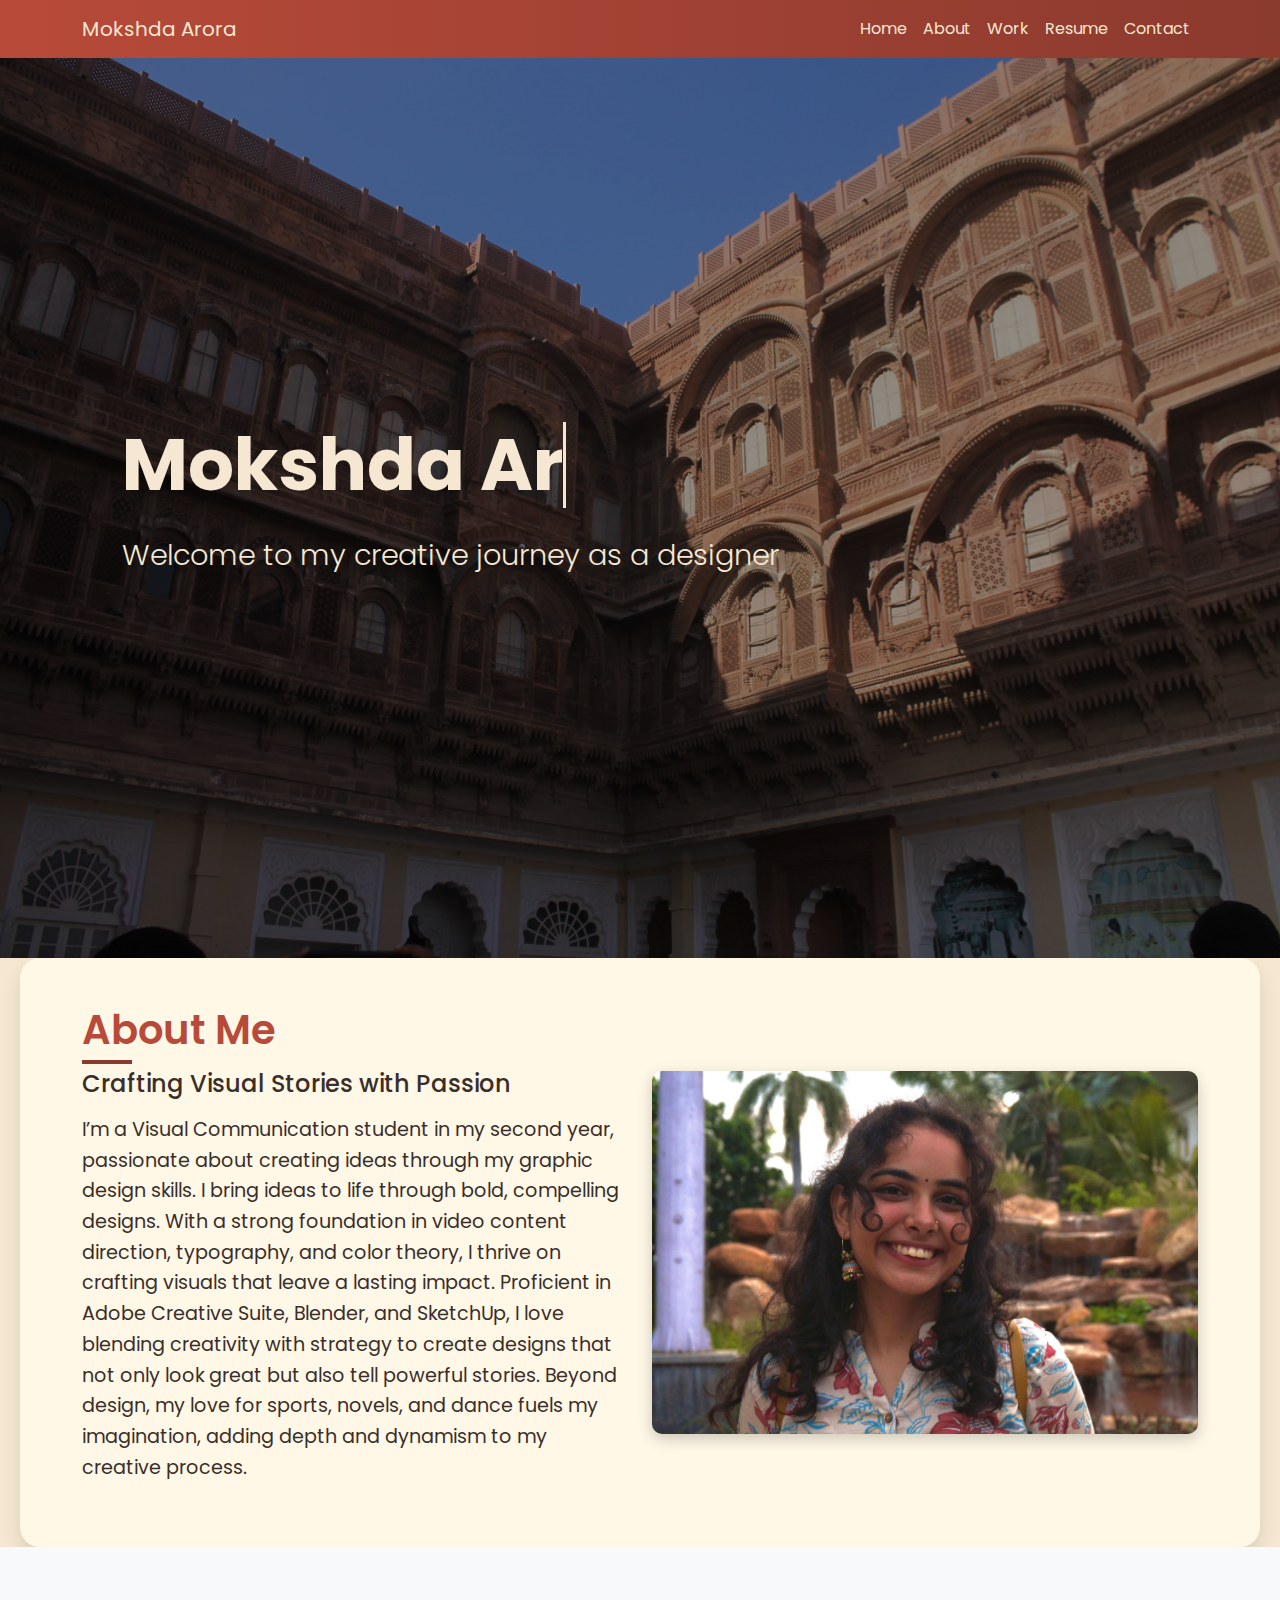
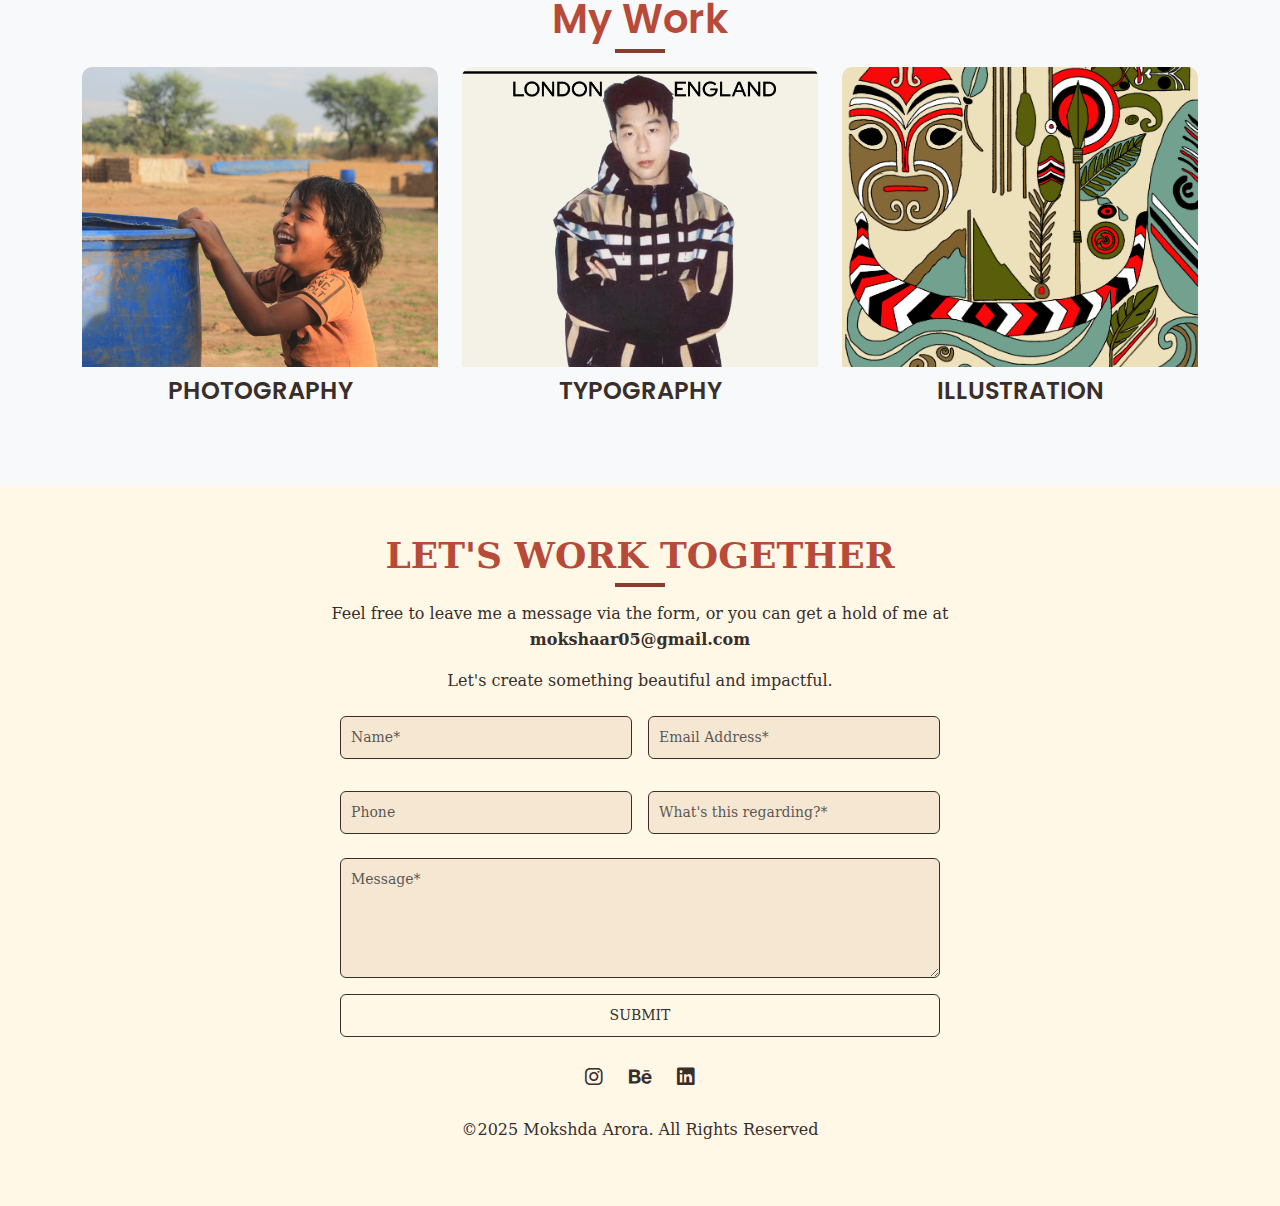
<file: index.html>
<!DOCTYPE html>
<html lang="en">
<head>
    <meta charset="UTF-8">
    <meta name="viewport" content="width=device-width, initial-scale=1.0">
    <title>My Portfolio</title>
    <!-- Bootstrap CSS -->
    <link href="https://cdn.jsdelivr.net/npm/bootstrap@5.3.3/dist/css/bootstrap.min.css" rel="stylesheet">
    <!-- Google Fonts -->
    <link href="https://fonts.googleapis.com/css2?family=Poppins:wght@400;600;700&display=swap" rel="stylesheet">
    <!-- Font Awesome for Social Icons -->
    <link rel="stylesheet" href="https://cdnjs.cloudflare.com/ajax/libs/font-awesome/6.0.0-beta3/css/all.min.css">
    <!-- Your Custom CSS -->
    <link rel="stylesheet" href="styles.css">
</head>
<body>
    <!-- Navbar -->
    <nav class="navbar navbar-expand-lg navbar-dark bg-dark">
        <div class="container">
            <a class="navbar-brand" href="#">Mokshda Arora</a>
            <button class="navbar-toggler" type="button" data-bs-toggle="collapse" data-bs-target="#navbarNav" aria-controls="navbarNav" aria-expanded="false" aria-label="Toggle navigation">
                <span class="navbar-toggler-icon"></span>
            </button>
            <div class="collapse navbar-collapse" id="navbarNav">
                <ul class="navbar-nav ms-auto">
                    <li class="nav-item"><a class="nav-link" href="#home">Home</a></li>
                    <li class="nav-item"><a class="nav-link" href="#about">About</a></li>
                    <li class="nav-item"><a class="nav-link" href="#Work">Work</a></li>
                    <li class="nav-item"><a class="nav-link" href="resume.pdf" target="_blank">Resume</a></li>
                    <li class="nav-item"><a class="nav-link" href="#contact">Contact</a></li>
                </ul>
            </div>
        </div>
    </nav>

    <!-- Hero Section -->
    <section id="home" class="hero text-white d-flex align-items-center">
        <div class="container">
            <h1 class="display-3 fw-bold typewriter">Mokshda Arora</h1>
            <p class="lead">Welcome to my creative journey as a designer</p>
        </div>
    </section>

   <!-- About Section -->
<section id="about" class="py-5">
    <div class="container">
        <div class="row align-items-center">
            <!-- Text Content -->
            <div class="col-md-6">
                <h2 class="mb-3">About Me</h2>
                <h3 class="about-subheading mb-3">Crafting Visual Stories with Passion</h3>
                <p>I’m a Visual Communication student in my second year, passionate about creating ideas through my graphic design skills. I bring ideas to life through bold, compelling designs. With a strong foundation in video content direction, typography, and color theory, I thrive on crafting visuals that leave a lasting impact. Proficient in Adobe Creative Suite, Blender, and SketchUp, I love blending creativity with strategy to create designs that not only look great but also tell powerful stories. Beyond design, my love for sports, novels, and dance fuels my imagination, adding depth and dynamism to my creative process.</p>
            </div>
            <!-- Image -->
            <div class="col-md-6">
                <img src="Mokshda.jpeg" alt="About Me Image" class="img-fluid about-image">
            </div>
        </div>
    </div>
</section>

    <!-- Work Section -->
<section id="Work" class="py-5 bg-light">
    <div class="container">
        <h2 class="text-center mb-4">My Work</h2>
        <div class="row">
            <!-- Section 1: Photography -->
            <div class="col-md-4 mb-4">
                <div class="work-section">
                    <img src="photography.JPG" alt="Photography" class="work-image">
                    <h3 class="work-title">Photography</h3>
                </div>
            </div>
            <!-- Section 2: Typography -->
            <div class="col-md-4 mb-4">
                <div class="work-section">
                    <img src="burberry 2.jpg" alt="Typography" class="work-image">
                    <h3 class="work-title">Typography</h3>
                </div>
            </div>
            <!-- Section 3: Illustration -->
            <div class="col-md-4 mb-4">
                <div class="work-section">
                    <img src="maori.jpg" alt="Illustration" class="work-image">
                    <h3 class="work-title">Illustration</h3>
                </div>
            </div>
        </div>
    </div>
</section>

    <!-- Contact Section -->
    <section id="contact" class="contact-section py-5">
        <div class="container">
            <h2 class="text-center mb-4">LET'S WORK TOGETHER</h2>
            <p class="text-center">Feel free to leave me a message via the form, or you can get a hold of me at 
                <strong>mokshaar05@gmail.com</strong>
            </p>
            <p class="text-center">Let's create something beautiful and impactful.</p>
            
            <form action="#" method="post" class="mx-auto" style="max-width: 600px;">
                <div class="form-group d-flex gap-3 mb-3">
                    <input type="text" name="name" placeholder="Name*" required class="form-control">
                    <input type="email" name="email" placeholder="Email Address*" required class="form-control">
                </div>
                <div class="form-group d-flex gap-3 mb-3">
                    <input type="text" name="phone" placeholder="Phone" class="form-control">
                    <input type="text" name="subject" placeholder="What's this regarding?*" required class="form-control">
                </div>
                <textarea name="message" placeholder="Message*" required class="form-control mb-3" rows="5"></textarea>
                <button type="submit" class="btn btn-primary w-100">SUBMIT</button>
            </form>
            
            <div class="social-links text-center mt-4">
                <a href="https://www.instagram.com/mokshdaarora/" target="_blank"><i class="fab fa-instagram"></i></a>
                <a href="https://www.linkedin.com/in/mokshda-arora-09a2392a3/" target="_blank"><i class="fab fa-behance"></i></a>
                <a href="https://www.behance.net/mokshdaarora1" target="_blank"><i class="fab fa-linkedin"></i></a>
            </div>
            <p class="footer-text text-center mt-4">©2025 Mokshda Arora. All Rights Reserved</p>
        </div>
    </section>

    <!-- Bootstrap JS (for navbar toggle) -->
    <script src="https://cdn.jsdelivr.net/npm/bootstrap@5.3.3/dist/js/bootstrap.bundle.min.js"></script>
    <!-- Typewriter Animation Script -->
    <script>
        document.addEventListener('DOMContentLoaded', function () {
            const typewriterElement = document.querySelector('.typewriter');
            const text = typewriterElement.textContent;
            typewriterElement.textContent = '';
            let i = 0;

            function typeWriter() {
                if (i < text.length) {
                    typewriterElement.textContent += text.charAt(i);
                    i++;
                    setTimeout(typeWriter, 100); // Adjust speed of typing here (lower = faster)
                }
            }

            typeWriter();
        });
    </script>
</body>
</html>
</file>
<file: styles.css>
/* Reset defaults */
* {
    margin: 0;
    padding: 0;
    box-sizing: border-box;
}

body {
    font-family: 'Poppins', sans-serif;
    line-height: 1.6;
    background-color: #F5E7D1; /* Beige background inspired by the image */
    color: #3A2E2A; /* Dark brown text for contrast */
}

/* Navbar Styling */
.navbar {
    background: linear-gradient(90deg, #B84A39, #8B3A2E); /* Red sandstone gradient */
    box-shadow: 0 4px 10px rgba(0, 0, 0, 0.3);
}

.navbar-brand, .nav-link {
    color: #F5E7D1 !important; /* Beige text for navbar */
    transition: color 0.3s ease;
}

.nav-link:hover {
    color: #87CEEB !important; /* Subtle sky blue for hover */
    transform: translateY(-2px);
}

/* Hero Section */
.hero {
    background-image: url('background.JPG'); /* New background image */
    background-size: cover;
    background-position: center;
    background-repeat: no-repeat;
    min-height: 100vh;
    position: relative;
    overflow: hidden;
    display: flex;
    align-items: center;
    justify-content: flex-start;
    padding-left: 5rem;
}

.hero::before {
    content: '';
    position: absolute;
    top: 0;
    left: 0;
    width: 100%;
    height: 100%;
    background: rgba(0, 0, 0, 0.4); /* Slightly lighter overlay to match the sunlit feel */
    z-index: 1;
}

.hero .container {
    position: relative;
    z-index: 2;
    text-align: left;
}

.hero h1 {
    font-size: 4.5rem; /* Unchanged */
    font-weight: 700;
    color: #F5E7D1; /* Beige text for better contrast */
    margin-bottom: 1rem;
    animation: none;
}

.hero p {
    font-size: 1.8rem;
    color: #F5E7D1; /* Beige text */
    animation: fadeInUp 1.2s ease;
}

/* Typewriter Animation */
.typewriter {
    display: inline-block;
    overflow: hidden;
    white-space: nowrap;
    border-right: 3px solid #F5E7D1; /* Beige cursor to match the text */
    animation: blinkCursor 0.7s step-end infinite;
}

@keyframes blinkCursor {
    50% {
        border-color: transparent;
    }
}

/* Section Styling */
section {
    padding: 80px 0;
    position: relative;
}

h2 {
    font-size: 2.5rem;
    font-weight: 600;
    margin-bottom: 40px;
    color: #B84A39; /* Red sandstone color for headings */
    position: relative;
}

h2::after {
    content: '';
    width: 50px;
    height: 4px;
    background: #8B3A2E; /* Darker red sandstone for the underline */
    position: absolute;
    bottom: -10px;
    left: 50%;
    transform: translateX(-50%);
}

/* About Section */
#about {
    background: #FFF8E7; /* Light beige background - unchanged */
    border-radius: 20px;
    margin: 0 20px;
    box-shadow: 0 10px 20px rgba(0, 0, 0, 0.1);
}

#about h2 {
    font-size: 2.5rem;
    font-weight: 600;
    color: #B84A39; /* Red sandstone color for headings - unchanged */
    position: relative;
    text-align: left; /* Align left to match Restauranty layout */
}

#about h2::after {
    content: '';
    width: 50px;
    height: 4px;
    background: #8B3A2E; /* Darker red sandstone for the underline - unchanged */
    position: absolute;
    bottom: -10px;
    left: 0; /* Align underline to the left to match text alignment */
    transform: none; /* Remove centering transform */
}

#about .about-subheading {
    font-size: 1.5rem;
    font-weight: 500;
    color: #3A2E2A; /* Dark brown for subheading */
    text-align: left;
}

#about p {
    font-size: 1.2rem;
    color: #3A2E2A; /* Dark brown text - unchanged */
    text-align: left; /* Align left to match Restauranty layout */
    animation: fadeIn 1.5s ease;
}

#about .about-image {
    width: 100%;
    height: auto;
    border-radius: 10px;
    object-fit: cover;
    box-shadow: 0 5px 15px rgba(0, 0, 0, 0.2); /* Subtle shadow for depth */
}

/* Responsive Adjustments */
@media (max-width: 768px) {
    #about .about-image {
        margin-top: 20px; /* Add spacing on smaller screens */
    }
    #about h2 {
        font-size: 2rem;
    }
    #about .about-subheading {
        font-size: 1.2rem;
    }
    #about p {
        font-size: 1rem;
    }
}
}
/* Work Section */
#Work {
    background: #3A2E2A; /* Dark brown background for contrast - unchanged in code, but assuming it’s white in practice */
}

.work-section {
    position: relative;
    overflow: hidden;
    border-radius: 10px;
    transition: transform 0.3s ease, box-shadow 0.3s ease;
}

.work-image {
    width: 100%;
    height: 300px; /* Fixed height to match your original design */
    object-fit: cover; /* Ensures image fills the space without distortion */
    display: block;
    transition: transform 0.3s ease;
}

.work-title {
    color: #3A2E2A; /* Dark brown for visibility on white background, matches palette */
    font-size: 1.5rem;
    font-weight: 600;
    text-transform: uppercase;
    text-align: center;
    margin-top: 10px;
    transition: color 0.3s ease; /* Smooth color transition on hover - unchanged */
}

.work-section:hover {
    transform: scale(1.05); /* Pop-up effect with scale instead of translateY - unchanged */
    box-shadow: 0 15px 30px rgba(0, 0, 0, 0.3); /* Shadow for depth - unchanged */
}

.work-section:hover .work-image {
    transform: scale(1.1); /* Slight zoom on image - unchanged */
}

.work-section:hover .work-title {
    color: #B84A39; /* Red sandstone color on hover for text - unchanged */
}
/* Contact Section */
.contact-section {
    background-color: #FFF8E7; /* Light beige background */
    color: #3A2E2A; /* Dark brown text */
    padding: 50px 0;
    text-align: center;
    font-family: 'Serif', serif;
}

.contact-section .container {
    width: 60%;
    margin: 0 auto;
}

.contact-section h2 {
    font-size: 36px;
    margin-bottom: 15px;
    font-weight: bold;
}

.contact-section p {
    font-size: 16px;
    margin-bottom: 15px;
}

.contact-section .form-group {
    display: flex;
    justify-content: space-between;
    gap: 15px;
}

.contact-section input,
.contact-section textarea {
    width: 100%;
    padding: 10px;
    margin: 8px 0;
    border: 1px solid #3A2E2A;
    background: #F5E7D1; /* Beige input background */
    font-size: 14px;
    color: #3A2E2A;
}

.contact-section textarea {
    height: 120px;
}

.contact-section button {
    background: transparent;
    color: #3A2E2A;
    padding: 10px 20px;
    border: 1px solid #3A2E2A;
    cursor: pointer;
    font-size: 14px;
    transition: 0.3s;
}

.contact-section button:hover {
    background: #B84A39; /* Red sandstone on hover */
    color: #F5E7D1; /* Beige text */
}

.social-links {
    margin-top: 20px;
}

.social-links a {
    color: #3A2E2A;
    font-size: 20px;
    margin: 0 10px;
    text-decoration: none;
}

.social-links a:hover {
    color: #B84A39; /* Red sandstone on hover */
}

.footer-text {
    font-size: 12px;
    margin-top: 20px;
}

/* Animations */
@keyframes fadeInDown {
    from { opacity: 0; transform: translateY(-20px); }
    to { opacity: 1; transform: translateY(0); }
}

@keyframes fadeInUp {
    from { opacity: 0; transform: translateY(20px); }
    to { opacity: 1; transform: translateY(0); }
}

@keyframes fadeIn {
    from { opacity: 0; }
    to { opacity: 1; }
}

@keyframes slideIn {
    from { opacity: 0; transform: translateY(50px); }
    to { opacity: 1; transform: translateY(0); }
}

/* Responsive Adjustments */
@media (max-width: 768px) {
    .hero {
        padding-left: 2rem;
    }
    .hero h1 { 
        font-size: 2.5rem; 
    }
    .hero p { 
        font-size: 1.2rem; 
    }
    .work-section {
        height: 200px;
    }
    .work-title {
        font-size: 1.2rem;
    }
}
</file>
